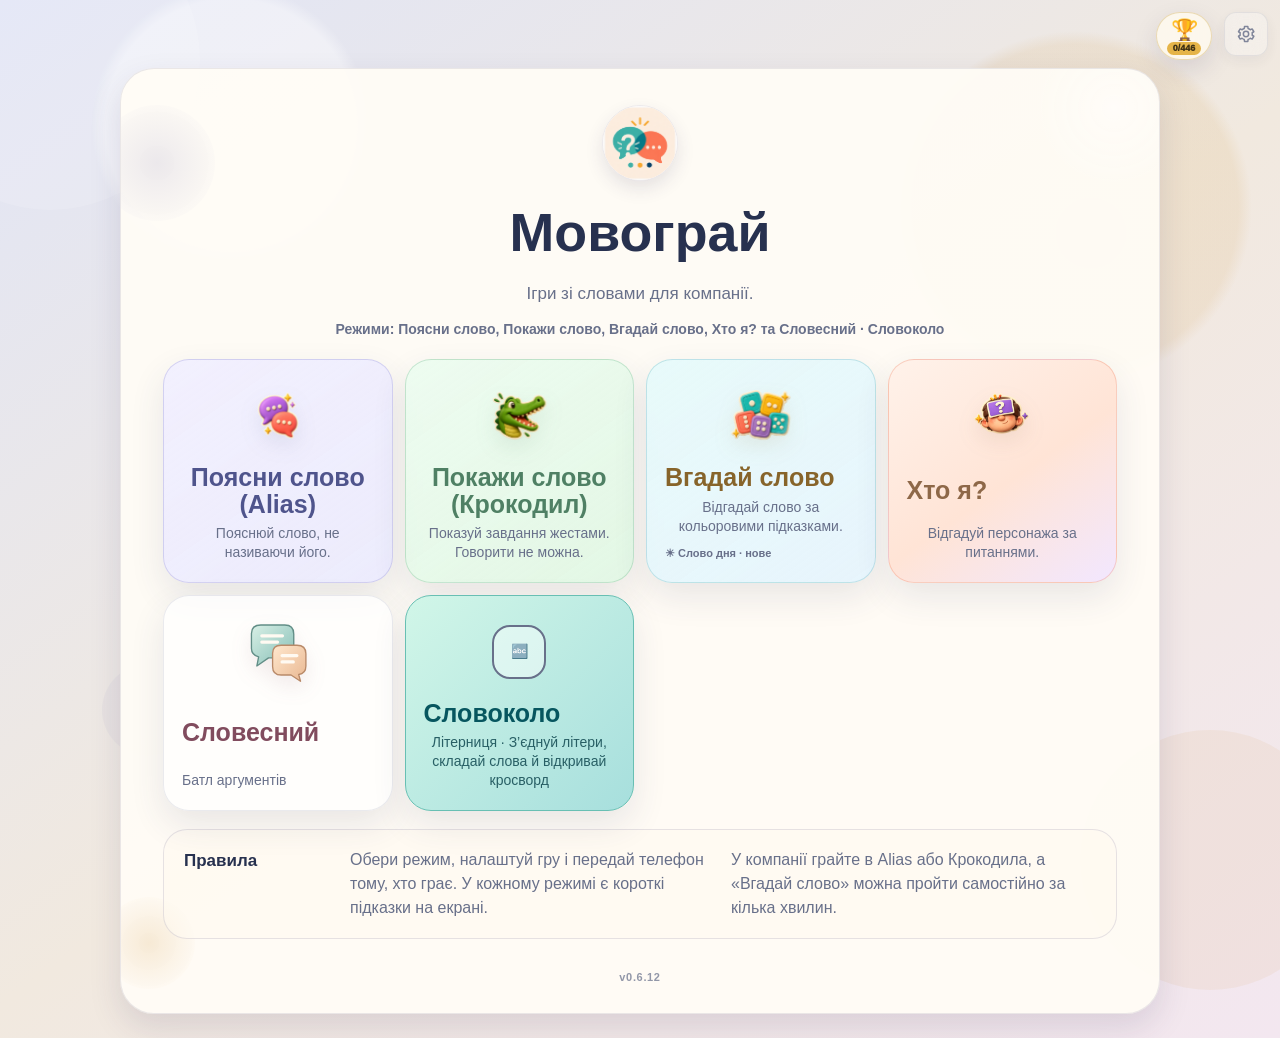
<file: index.html>
<!DOCTYPE html>
<html lang="uk">
<head>
  <meta charset="UTF-8" />
  <meta name="viewport" content="width=device-width, initial-scale=1, viewport-fit=cover" />
  <title>Мовограй</title>
  <meta name="description" content="Українські ігри зі словами для компанії." />
  <meta name="application-name" content="Мовограй" />
  <meta name="theme-color" content="#f8efd9" media="(prefers-color-scheme: light)" />
  <meta name="theme-color" content="#111827" media="(prefers-color-scheme: dark)" />
  <meta name="mobile-web-app-capable" content="yes" />
  <meta name="apple-mobile-web-app-capable" content="yes" />
  <meta name="apple-mobile-web-app-title" content="Мовограй" />
  <meta name="apple-mobile-web-app-status-bar-style" content="black-translucent" />
  <meta name="format-detection" content="telephone=no" />
  <link rel="manifest" href="manifest.webmanifest?rev=0.6.12-20261031" />
  <link rel="icon" type="image/png" href="favicon.png" />
  <link rel="icon" type="image/png" href="favicon-light.png" media="(prefers-color-scheme: light)" />
  <link rel="icon" type="image/png" href="favicon-dark.png" media="(prefers-color-scheme: dark)" />
  <link rel="apple-touch-icon" href="favicon-light.png" />
  <link rel="apple-touch-icon" sizes="180x180" href="favicon-light.png" />
  <link rel="stylesheet" href="styles.css?rev=0.6.12-20261031" />
  <link rel="stylesheet" href="svitlohray.css?rev=0.6.12-20261031" />
  <link rel="stylesheet" href="slovesnyi.css?rev=0.6.12-20261031" />
</head>
<body data-mode="explain" data-screen="menu">
  <div class="game-ambient-pattern" aria-hidden="true"></div>
  <button id="appSettingsBtn" class="app-settings-btn" type="button" aria-label="Відкрити налаштування">
    <svg class="app-settings-icon" viewBox="0 0 24 24" aria-hidden="true" focusable="false">
      <circle cx="12" cy="12" r="3.2"></circle>
      <path d="M19.4 13.5a7.8 7.8 0 0 0 0-3l2-1.2-2-3.4-2.3 1a8 8 0 0 0-2.6-1.5L14.2 3h-4l-.3 2.4a8 8 0 0 0-2.6 1.5l-2.3-1-2 3.4 2 1.2a7.8 7.8 0 0 0 0 3l-2 1.2 2 3.4 2.3-1a8 8 0 0 0 2.6 1.5l.3 2.4h4l.3-2.4a8 8 0 0 0 2.6-1.5l2.3 1 2-3.4-2-1.2Z"></path>
    </svg>
  </button>
  <button id="menuAchievementsBtn" class="app-achievements-btn" type="button" aria-haspopup="dialog" aria-controls="achievementsModal" aria-label="Досягнення">
    <span class="app-achievements-icon" aria-hidden="true">🏆</span>
    <span id="menuAchievementsProgress" class="app-achievements-badge">0/446</span>
    <span id="menuAchievementsTitle" class="app-achievements-label">Досягнення</span>
    <span id="menuAchievementsProgressBar" hidden></span>
  </button>
  <div id="appSettingsModal" class="app-settings-modal" hidden>
    <div class="app-settings-backdrop" data-app-settings-close></div>
    <div class="app-settings-card" role="dialog" aria-modal="true" aria-labelledby="appSettingsTitle">
      <button id="appSettingsCloseBtn" class="app-settings-close" type="button" aria-label="Закрити налаштування">×</button>
      <p class="app-settings-eyebrow">Мовограй</p>
      <h2 id="appSettingsTitle">Налаштування</h2>
      <div class="app-settings-options">
        <button id="settingsThemeToggleBtn" class="app-settings-option" type="button" aria-pressed="false">
          <span id="settingsThemeIcon" class="app-settings-option-icon" aria-hidden="true">🌙</span>
          <span class="app-settings-option-copy">
            <strong id="settingsThemeTitle">Тема</strong>
            <small id="settingsThemeText">Перемкнути тему оформлення</small>
          </span>
        </button>
        <button id="settingsSoundToggleBtn" class="app-settings-option" type="button" aria-pressed="true">
          <span id="settingsSoundIcon" class="app-settings-option-icon" aria-hidden="true">🔊</span>
          <span class="app-settings-option-copy">
            <strong id="settingsSoundTitle">Звук увімкнено</strong>
            <small id="settingsSoundText">Можна вимкнути звуки гри</small>
          </span>
        </button>
        <button id="settingsHapticToggleBtn" class="app-settings-option" type="button" aria-pressed="true">
          <span id="settingsHapticIcon" class="app-settings-option-icon" aria-hidden="true">📳</span>
          <span class="app-settings-option-copy">
            <strong id="settingsHapticTitle">Вібрація увімкнена</strong>
            <small id="settingsHapticText">Легкі вібрації для ігрових дій</small>
          </span>
        </button>
      </div>

      <section class="app-settings-section kids-settings-section">
        <p class="app-settings-section-eyebrow">Мовограй</p>
        <h3 id="kidsModeTitle" class="app-settings-section-title">Дитячий режим</h3>
        <label class="app-settings-toggle-row" for="kidsModeToggle">
          <span>
            <strong id="kidsModeToggleTitle">Дитячий режим</strong>
            <small id="kidsModeText">Лише слова й теми, що підходять дітям.</small>
          </span>
          <input id="kidsModeToggle" type="checkbox" />
        </label>
        <label id="kidsAgeRow" class="kids-age-row" for="kidsAgeSelect" hidden>
          <span id="kidsAgeLabel">Вік дитини</span>
          <span class="kids-age-control">
            <select id="kidsAgeSelect" aria-label="Вік дитини">
              <option value="5">5</option>
              <option value="6">6</option>
              <option value="7" selected>7</option>
              <option value="8">8</option>
              <option value="9">9</option>
              <option value="10">10</option>
            </select>
          </span>
        </label>
        <p id="kidsDifficultyNote" class="kids-difficulty-note" hidden>Вік обмежує дитячий словник, а складність обирається окремо.</p>
      </section>

      <section class="app-settings-section">
        <p id="wordCardSettingsEyebrow" class="app-settings-section-eyebrow">Alias та Крокодил</p>
        <h3 id="wordCardSettingsTitle" class="app-settings-section-title">Картки слів</h3>

        <label class="app-settings-toggle-row" for="wordCardUseAllShapesToggle">
          <span>
            <strong id="wordCardAllShapesTitle">Випадково з усіх форм</strong>
            <small id="wordCardAllShapesText">Коли увімкнено — гра міксує весь набір форм.</small>
          </span>
          <input id="wordCardUseAllShapesToggle" type="checkbox" />
        </label>

        <div class="app-settings-checkbox-grid">
          <label class="app-settings-check"><input type="checkbox" data-word-card-shape="organic" /><span id="wordCardShapeOrganic">М’яка шайба</span></label>
          <label class="app-settings-check"><input type="checkbox" data-word-card-shape="splat" /><span id="wordCardShapeSplat">Асиметрична клякса</span></label>
          <label class="app-settings-check"><input type="checkbox" data-word-card-shape="pebble" /><span id="wordCardShapePebble">Камінчик / жетон</span></label>
          <label class="app-settings-check"><input type="checkbox" data-word-card-shape="sticker" /><span id="wordCardShapeSticker">Стікер-клякса</span></label>
          <label class="app-settings-check"><input type="checkbox" data-word-card-shape="cloud" /><span id="wordCardShapeCloud">Хмаринка</span></label>
          <label class="app-settings-check"><input type="checkbox" data-word-card-shape="splash" /><span id="wordCardShapeSplash">Крапля-сплеш</span></label>
          <label class="app-settings-check"><input type="checkbox" data-word-card-shape="gummy" /><span id="wordCardShapeGummy">Жуйка / мармелад</span></label>
          <label class="app-settings-check"><input type="checkbox" data-word-card-shape="paper" /><span id="wordCardShapePaper">Паперова пляма</span></label>
          <label class="app-settings-check"><input type="checkbox" data-word-card-shape="amoeba" /><span id="wordCardShapeAmoeba">Амеба</span></label>
          <label class="app-settings-check"><input type="checkbox" data-word-card-shape="coral" /><span id="wordCardShapeCoral">Корал</span></label>
          <label class="app-settings-check"><input type="checkbox" data-word-card-shape="comet" /><span id="wordCardShapeComet">Комета</span></label>
          <label class="app-settings-check"><input type="checkbox" data-word-card-shape="starfish" /><span id="wordCardShapeStarfish">Морська зірка</span></label>
          <label class="app-settings-check"><input type="checkbox" data-word-card-shape="potato" /><span id="wordCardShapePotato">Картоплина</span></label>
          <label class="app-settings-check"><input type="checkbox" data-word-card-shape="wave" /><span id="wordCardShapeWave">Хвиля</span></label>
          <label class="app-settings-check"><input type="checkbox" data-word-card-shape="jelly" /><span id="wordCardShapeJelly">Медуза</span></label>
          <label class="app-settings-check"><input type="checkbox" data-word-card-shape="meteor" /><span id="wordCardShapeMeteor">Метеорит</span></label>
        </div>

        <label class="app-settings-toggle-row" for="wordCardRandomColorsToggle">
          <span>
            <strong id="wordCardRandomColorsTitle">Рандомні кольори картки</strong>
            <small id="wordCardRandomColorsText">Якщо вимкнути — картки повернуться до базового кольору теми.</small>
          </span>
          <input id="wordCardRandomColorsToggle" type="checkbox" />
        </label>

        <div class="app-settings-outline-grid">
          <div class="app-settings-outline-block">
            <strong id="wordCardOutlineLightTitle">Окантовка у світлій темі</strong>
            <div class="app-settings-choice-row" role="group" aria-label="Окантовка у світлій темі">
              <button class="app-settings-choice is-selected" type="button" data-outline-theme="light" data-outline-mode="off">Ніколи</button>
              <button class="app-settings-choice" type="button" data-outline-theme="light" data-outline-mode="random">Випадково</button>
              <button class="app-settings-choice" type="button" data-outline-theme="light" data-outline-mode="on">Завжди</button>
            </div>
          </div>
          <div class="app-settings-outline-block">
            <strong id="wordCardOutlineDarkTitle">Окантовка у темній темі</strong>
            <div class="app-settings-choice-row" role="group" aria-label="Окантовка у темній темі">
              <button class="app-settings-choice" type="button" data-outline-theme="dark" data-outline-mode="off">Ніколи</button>
              <button class="app-settings-choice is-selected" type="button" data-outline-theme="dark" data-outline-mode="random">Випадково</button>
              <button class="app-settings-choice" type="button" data-outline-theme="dark" data-outline-mode="on">Завжди</button>
            </div>
          </div>
        </div>
      </section>
      <section id="appLabsSection" class="app-settings-section app-labs-section" hidden>
        <p id="appLabsEyebrow" class="app-settings-section-eyebrow">Labs · прихований тест</p>
        <h3 id="appLabsTitle" class="app-settings-section-title">Експериментальні функції</h3>
        <p id="appLabsCopy" class="app-labs-copy">Мова змінюється тільки у грі «Вгадай слово». Українська лишається основною; RU та EN — тестові словники.</p>
        <div id="appLabsLanguageRow" class="app-settings-choice-row app-labs-language-row" role="group" aria-label="Мова гри Вгадай слово">
          <button class="app-settings-choice" type="button" data-word-guess-language="uk">Українська</button>
          <button class="app-settings-choice" type="button" data-word-guess-language="ru">Русский · Labs</button>
          <button class="app-settings-choice" type="button" data-word-guess-language="en">English · Labs</button>
        </div>
        <p id="wordGuessLabsStatus" class="app-labs-status"></p>
        <section id="appLabsAchievementsSection" class="app-labs-achievements" aria-labelledby="appLabsAchievementsTitle">
          <div class="app-labs-achievements-heading">
            <div>
              <p id="appLabsAchievementsEyebrow" class="app-settings-section-eyebrow">Achievements · Labs</p>
              <h4 id="appLabsAchievementsTitle">Нагороди й досягнення</h4>
            </div>
            <strong id="appLabsAchievementsProgress" class="app-labs-achievements-progress">0/446</strong>
          </div>
          <p id="appLabsAchievementsCopy" class="app-labs-achievements-copy">Локальні нагороди зберігаються на цьому пристрої.</p>
          <button id="appLabsAchievementsOpenBtn" class="app-labs-achievements-open" type="button">Відкрити колекцію →</button>
          <output id="appLabsAchievementsDebug" hidden></output>
        </section>
      </section>
      <section id="appBonusGamesSection" class="app-settings-section"></section>
      <section id="appUpcomingModesSection" class="app-settings-section app-upcoming-modes-section">
        <p id="appUpcomingModesEyebrow" class="app-settings-section-eyebrow">У планах</p>
        <h3 id="appUpcomingModesTitle" class="app-settings-section-title">Незабаром</h3>
        <p id="appUpcomingModesCopy" class="app-upcoming-modes-copy">Готуємо нові режими для компанії.</p>
        <div id="appUpcomingModesChips" class="upcoming-mode-chips" aria-label="Майбутні режими"></div>
      </section>
      <section class="app-settings-section app-support-section">
        <p id="settingsSupportEyebrow" class="app-settings-section-eyebrow">Дані й підтримка</p>
        <h3 id="settingsSupportTitle" class="app-settings-section-title">Скидання та зв’язок</h3>
        <div class="app-settings-options app-support-options">
          <button id="settingsDeveloperReportBtn" class="app-settings-option" type="button">
            <span class="app-settings-option-icon" aria-hidden="true">📡</span>
            <span class="app-settings-option-copy"><strong id="settingsDeveloperReportTitle">Повідомити розробнику</strong><small id="settingsDeveloperReportText">Звіт про баг поки зберігається локально.</small></span>
          </button>
          <button id="settingsResetAllBtn" class="app-settings-option app-settings-option-danger" type="button">
            <span class="app-settings-option-icon" aria-hidden="true">♻️</span>
            <span class="app-settings-option-copy"><strong id="settingsResetAllTitle">Скинути прогрес і налаштування</strong><small id="settingsResetAllText">Досягнення, Labs і персональні налаштування.</small></span>
          </button>
        </div>
      </section>
      <p id="appSettingsNote" class="app-settings-note">Нові форми, рандомні кольори та окантовка працюють для великих карток слова в Alias і Крокодилі.</p>
      <p id="appSettingsVersion" class="app-settings-version app-settings-version-unlock" role="button" tabindex="0" aria-label="Версія Мовограю">v0.6.12</p>
    </div>
  </div>

  <div id="achievementsModal" class="achievements-modal" hidden>
    <div class="achievements-modal-backdrop" data-achievements-close></div>
    <div class="achievements-modal-card" role="dialog" aria-modal="true" aria-labelledby="achievementsModalTitle">
      <button id="achievementsModalCloseBtn" class="achievements-modal-close" type="button" aria-label="Закрити">×</button>
      <div class="achievements-modal-heading">
        <div>
          <p id="achievementsModalEyebrow" class="app-settings-section-eyebrow">Вгадай слово</p>
          <h2 id="achievementsModalTitle">Досягнення</h2>
        </div>
        <strong id="achievementsModalProgress" class="app-labs-achievements-progress">0/446</strong>
      </div>
      <div class="achievements-modal-copy-block">
        <p id="achievementsModalCopy" class="achievements-modal-copy">Збирай нагороди за майстерність, серії, експерименти й кумедні ситуації у грі.</p>
        <p id="dailyWordCollectionStats" class="daily-word-collection-stats"></p>
      </div>
      <div id="achievementsModalGameNav" class="achievements-modal-game-nav" role="tablist" aria-label="Ігри та нові досягнення"></div>
      <div class="achievements-modal-tools">
        <label id="achievementsModalSearchLabel" class="achievements-search-label" for="achievementsModalSearch">Пошук досягнень</label>
        <div class="achievements-search-field">
          <span class="achievements-search-icon" aria-hidden="true">⌕</span>
          <input id="achievementsModalSearch" type="search" inputmode="search" autocomplete="off" spellcheck="false" placeholder="Знайти досягнення…" />
        </div>
      </div>
      <div id="achievementsModalCategoryNav" class="achievements-modal-category-nav" role="tablist" aria-label="Категорії досягнень"></div>
      <div id="achievementsModalGrid" class="achievements-modal-sections"></div>
    </div>
  </div>

  <div id="achievementDetailModal" class="achievement-detail-modal" hidden>
    <div class="achievement-detail-backdrop" data-achievement-detail-close></div>
    <article class="achievement-detail-sheet" role="dialog" aria-modal="true" aria-labelledby="achievementDetailTitle">
      <button id="achievementDetailCloseBtn" class="achievement-detail-close" type="button" aria-label="Закрити">×</button>
      <div id="achievementDetailReward" class="achievement-detail-reward" aria-hidden="true">🏆</div>
      <p id="achievementDetailEyebrow" class="achievement-detail-eyebrow">Досягнення</p>
      <span id="achievementDetailGame" class="achievement-game-badge achievement-detail-game">🧩 Вгадай слово</span>
      <h2 id="achievementDetailTitle">Досягнення</h2>
      <p id="achievementDetailDescription" class="achievement-detail-description"></p>
      <section id="achievementDetailHowTo" class="achievement-detail-howto">
        <strong id="achievementDetailHowToLabel">Як отримати</strong>
        <p id="achievementDetailHint"></p>
      </section>
      <p id="achievementDetailStatus" class="achievement-detail-status"></p>
    </article>
  </div>

  <div id="developerFeedbackModal" class="word-guess-info-modal developer-feedback-modal" hidden>
    <div class="word-guess-info-backdrop" data-developer-feedback-close></div>
    <div class="word-guess-info-card developer-feedback-card" role="dialog" aria-modal="true" aria-labelledby="developerFeedbackTitle">
      <button id="developerFeedbackCloseBtn" class="word-guess-info-close" type="button" aria-label="Закрити">×</button>
      <p id="developerFeedbackEyebrow" class="word-guess-info-eyebrow">Зв’язок із розробником</p>
      <h2 id="developerFeedbackTitle">Повідомити про проблему</h2>
      <p id="developerFeedbackCopy">Поки що повідомлення зберігається локально.</p>
      <p id="developerFeedbackContext" class="developer-feedback-context" hidden></p>
      <textarea id="developerFeedbackText" class="developer-feedback-text" rows="5" maxlength="1200" placeholder="Що сталося?"></textarea>
      <button id="developerFeedbackSaveBtn" class="primary-btn developer-feedback-save" type="button">Надіслати розробнику</button>
      <p id="developerFeedbackStatus" class="message developer-feedback-status" role="status" aria-live="polite"></p>
    </div>
  </div>
  <main class="app">
    <section id="slovokoloScreen" class="screen"></section>
    <section id="svitlohrayScreen" class="screen"></section>
    <section id="slovesnyiSetupScreen" class="screen slovesnyi-screen"></section>
    <section id="slovesnyiGameScreen" class="screen slovesnyi-screen"></section>
    <section id="slovesnyiFinalScreen" class="screen slovesnyi-screen"></section>
    <section id="menuScreen" class="screen active">
      <div class="card center bubble-card">
        <div class="decor-dot dot-a"></div>
        <div class="decor-dot dot-b"></div>
        <div class="decor-dot dot-c"></div>
        <div class="card-inner">
          <div class="logo" aria-hidden="true">
            <img class="logo-img logo-img-light" src="favicon-light.png" alt="" />
            <img class="logo-img logo-img-dark" src="favicon-dark.png" alt="" />
          </div>
          <h1 id="appTitle">Мовограй</h1>
          <p id="appSubtitle" class="subtitle">Українські ігри зі словами для компанії.</p>
          <p id="menuModeNote" class="menu-mode-note">Режими: Поясни слово, Покажи слово, Вгадай слово, Хто я? та Словесний</p>

          <div id="modeList" class="mode-grid"></div>


          <div class="rules-box">
            <h2 id="menuRulesTitle">Правила</h2>
            <p id="menuRulesText1">
              Обери режим, налаштуй гру і передай телефон тому, хто грає.
              У кожному режимі є короткі підказки на екрані.
            </p>
            <p id="menuRulesText2">
              У компанії грайте в Alias або Крокодила, а “Вгадай слово”
              можна пройти самостійно за кілька хвилин.
            </p>
          </div>

          <p id="menuVersionInfo" class="menu-version-info">v0.6.12</p>
        </div>
      </div>
    </section>

    <section id="settingsScreen" class="screen">
      <div class="settings-sticky-panel">
        <div class="settings-action-row mode-setup-actions">
          <button id="backToMenuBtn" class="secondary-btn settings-back-btn mode-menu-button">← У меню</button>
          <button id="startRoundBtn" class="primary-btn settings-start-btn start-round-btn mode-start-button">Почати гру</button>
        </div>
        <p id="settingsMessage" class="message settings-message" role="alert" aria-live="polite"></p>
      </div>

      <div class="card bubble-card settings-card">
        <div class="decor-dot dot-a"></div>
        <div class="decor-dot dot-b"></div>
          <div class="card-inner">
            <div class="settings-header">
              <div class="setup-titlebar">
                <div>
                  <p id="settingsScreenEyebrow" class="settings-eyebrow">Налаштування гри</p>
                  <h1 id="settingsModeTitle" class="mode-title">Поясни слово (Alias)</h1>
                </div>
                <div class="mode-setup-header-actions">
                  <button id="settingsRulesBtn" class="setup-rules-btn mode-rules-button" type="button" aria-label="Показати правила">?</button>
                </div>
              </div>
              <p id="settingsModeDescription" class="mode-description">Пояснюй слово, не називаючи його.</p>
            </div>

            <section class="settings-group settings-group-wide kids-setup-panel">
              <div class="kids-setup-heading kids-setup-flip">
                <span class="kids-setup-mode-label" data-kids-mode-regular>Звичайний</span>
                <label class="kids-setup-switch">
                  <input type="checkbox" data-kids-setup-toggle aria-label="Дитячий режим" />
                  <span aria-hidden="true"></span>
                </label>
                <strong class="kids-setup-mode-label kids-setup-mode-kids" data-kids-setup-title>Дитячий режим</strong>
              </div>
              <label class="kids-setup-age-row" data-kids-setup-age-row hidden>
                <span data-kids-setup-age-label>Вік дитини</span>
                <select data-kids-setup-age aria-label="Вік дитини">
                  <option value="5">5</option><option value="6">6</option><option value="7" selected>7</option>
                  <option value="8">8</option><option value="9">9</option><option value="10">10</option>
                </select>
              </label>
              <div class="kids-illustrations-row" data-kids-illustrations-row hidden>
                <span data-kids-illustrations-label>Картинки</span>
                <label class="kids-setup-switch kids-setup-switch-small">
                  <input type="checkbox" data-kids-illustrations-toggle aria-label="Показувати картинки" checked />
                  <span aria-hidden="true"></span>
                </label>
              </div>
              <p class="kids-difficulty-note" data-kids-setup-note hidden>Вік обмежує дитячий словник, а складність обирається окремо.</p>
            </section>

            <div class="settings-grid">
              <section id="charadesFormatSection" class="charades-only settings-group" hidden>
                <h2 id="charadesFormatTitle">Формат гри</h2>
                <div class="settings-chip-grid compact-chip-grid">
                  <button class="charades-format-btn setting-chip selected" data-format="single" type="button">Одне слово</button>
                  <button class="charades-format-btn setting-chip" data-format="timed" type="button">На час</button>
                </div>
              </section>

              <section class="settings-group settings-group-wide">
                <h2 id="settingsWordsTitle">Слова</h2>
                <div class="setting-subsection">
                  <div id="categoryList" class="button-grid"></div>
                </div>

                <div class="settings-two-columns">
                  <div class="setting-subsection">
                    <div class="settings-chip-grid compact-chip-grid">
                      <button class="difficulty-btn setting-chip selected" data-difficulty="easy">Легко</button>
                      <button class="difficulty-btn setting-chip selected" data-difficulty="medium">Середньо</button>
                      <button class="difficulty-btn setting-chip" data-difficulty="hard">Складно</button>
                    </div>
                  </div>

                  <div class="setting-subsection">
                    <div class="settings-chip-grid compact-chip-grid">
                      <button id="phraseFilterBtn" class="phrase-filter-btn setting-chip" type="button" aria-pressed="false">Словосполучення: так</button>
                    </div>
                  </div>
                </div>
              </section>

              <section class="settings-group timed-settings">
                <h2 id="settingsRoundTitle">Раунд</h2>
                <div class="settings-two-columns">
                  <div class="setting-subsection">
                    <h3 id="settingsTimeTitle">Час:</h3>
                    <div class="settings-chip-grid compact-chip-grid">
                      <button class="duration-btn setting-chip" data-seconds="30">30</button>
                      <button class="duration-btn setting-chip selected" data-seconds="60">60</button>
                      <button class="duration-btn setting-chip" data-seconds="90">90</button>
                      <button class="duration-btn setting-chip" data-seconds="120">120</button>
                    </div>
                  </div>

                  <div id="lastWordSection" class="setting-subsection">
                    <h3 id="settingsAfterTimeTitle">Після часу:</h3>
                    <div class="settings-chip-grid compact-chip-grid">
                      <button id="lastWordBtn" class="setting-chip selected" type="button" aria-pressed="true">Довгадати</button>
                      <button id="lastWordStopBtn" class="setting-chip" type="button" aria-pressed="false">Стоп</button>
                    </div>
                  </div>
                </div>
              </section>

              <section class="settings-group timed-settings">
                <h2 id="settingsGameTitle">Гра</h2>
                <div class="settings-two-columns">
                  <div class="setting-subsection">
                    <h3 id="settingsTargetTitle">Ціль:</h3>
                    <div class="settings-chip-grid compact-chip-grid">
                      <button class="target-btn setting-chip" data-target="20">20</button>
                      <button class="target-btn setting-chip selected" data-target="30">30</button>
                      <button class="target-btn setting-chip" data-target="50">50</button>
                      <button class="target-btn setting-chip" data-target="100">100</button>
                    </div>
                  </div>

                  <div class="setting-subsection">
                    <h3 id="settingsTeamsTitle">Команди:</h3>
                    <div class="settings-chip-grid compact-chip-grid">
                      <button class="team-count-btn setting-chip selected" data-count="2">2</button>
                      <button class="team-count-btn setting-chip" data-count="3">3</button>
                      <button class="team-count-btn setting-chip" data-count="4">4</button>
                    </div>
                  </div>
                </div>
              </section>

              <section class="settings-group settings-group-wide timed-settings">
                <div class="team-names-actions">
                  <button id="teamNamesToggleBtn" class="setting-chip team-names-toggle" type="button" aria-expanded="false">Назви команд ▾</button>
                </div>
                <div id="teamNameFieldsWrap" class="team-name-fields-wrap" hidden>
                  <div id="teamNameFields" class="team-name-fields"></div>
                </div>
              </section>
            </div>
        </div>
      </div>
    </section>

    <section id="wordGuessSettingsScreen" class="screen">
      <div class="card center bubble-card word-guess-start-card">
        <div class="decor-dot dot-a"></div>
        <div class="decor-dot dot-b"></div>
        <div class="card-inner">
          <div class="setup-titlebar">
            <div>
              <p id="wordGuessSettingsEyebrow" class="settings-eyebrow">Одиночний режим</p>
              <h1 id="wordGuessSettingsTitle" class="mode-title">Вгадай слово</h1>
            </div>
            <div class="mode-setup-header-actions">
              <button id="wordGuessSettingsRulesBtn" class="setup-rules-btn mode-rules-button" type="button" aria-label="Показати правила">?</button>
            </div>
          </div>
          <div id="wordGuessSetupTabs" class="word-guess-setup-tabs" role="tablist" aria-label="Режим гри">
            <button id="wordGuessNormalTab" type="button" role="tab" aria-selected="true" aria-controls="wordGuessNormalPanel" tabindex="0">Звичайна</button>
            <button id="wordGuessDailyTab" type="button" role="tab" aria-selected="false" aria-controls="wordGuessDailyPanel" tabindex="-1">Слово дня</button>
          </div>
          <div id="wordGuessNormalPanel" class="word-guess-setup-panel" role="tabpanel" aria-labelledby="wordGuessNormalTab">
            <p id="wordGuessModeDescription" class="mode-description">Відгадай українське слово з 5 літер за 5 спроб.</p>
            <p id="wordGuessLanguageBadge" class="word-guess-language-badge" hidden></p>

            <section class="settings-group settings-group-wide kids-setup-panel">
                <div class="kids-setup-heading kids-setup-flip">
                  <span class="kids-setup-mode-label" data-kids-mode-regular>Звичайний</span>
                  <label class="kids-setup-switch">
                    <input type="checkbox" data-kids-setup-toggle aria-label="Дитячий режим" />
                    <span aria-hidden="true"></span>
                  </label>
                  <strong class="kids-setup-mode-label kids-setup-mode-kids" data-kids-setup-title>Дитячий режим</strong>
                </div>
                <label class="kids-setup-age-row" data-kids-setup-age-row hidden>
                  <span data-kids-setup-age-label>Вік дитини</span>
                  <select data-kids-setup-age aria-label="Вік дитини">
                    <option value="5">5</option><option value="6">6</option><option value="7" selected>7</option>
                    <option value="8">8</option><option value="9">9</option><option value="10">10</option>
                  </select>
                </label>
                <p class="kids-difficulty-note" data-kids-setup-note hidden>Вік обмежує дитячий словник, а складність обирається окремо.</p>
            </section>

            <div class="word-guess-summary word-guess-mode-picker" aria-label="Налаштування режиму Вгадай слово">
              <details class="word-guess-select">
                <summary id="wordGuessLengthSummary" class="setting-chip word-guess-select-summary"><strong>5</strong> літер</summary>
                <div class="word-guess-select-menu" role="group" aria-label="Довжина слова">
                  <button class="word-guess-select-option is-active" type="button" data-word-guess-length="5" aria-pressed="true">5 літер</button>
                  <button class="word-guess-select-option" type="button" data-word-guess-length="6" aria-pressed="false">6 літер</button>
                  <button class="word-guess-select-option" type="button" data-word-guess-length="7" aria-pressed="false">7 літер</button>
                </div>
              </details>

              <details class="word-guess-select">
                <summary id="wordGuessAttemptsSummary" class="setting-chip word-guess-select-summary"><strong>5</strong> спроб</summary>
                <div class="word-guess-select-menu" role="group" aria-label="Кількість спроб">
                  <button class="word-guess-select-option is-active" type="button" data-word-guess-attempts="5" aria-pressed="true">5 спроб</button>
                  <button class="word-guess-select-option" type="button" data-word-guess-attempts="6" aria-pressed="false">6 спроб</button>
                  <button class="word-guess-select-option" type="button" data-word-guess-attempts="7" aria-pressed="false">7 спроб</button>
                </div>
              </details>

              <details class="word-guess-select word-guess-repeat-select">
                <summary id="wordGuessRepeatsSummary" class="setting-chip word-guess-select-summary">Без повторення літер</summary>
                <div class="word-guess-select-menu" role="group" aria-label="Повтори літер">
                  <button class="word-guess-select-option is-active" type="button" data-word-guess-repeats="false" aria-pressed="true">Без повторення літер</button>
                  <button class="word-guess-select-option" type="button" data-word-guess-repeats="true" aria-pressed="false">З повторами літер</button>
                </div>
              </details>
            </div>
          </div>
          <div id="wordGuessDailyPanel" class="word-guess-setup-panel word-guess-daily-panel" role="tabpanel" aria-labelledby="wordGuessDailyTab" hidden>
            <h2 id="dailyWordTitle"></h2>
            <time id="dailyWordSetupDate"></time>
            <p id="dailyWordStatus" role="status" aria-live="polite"></p>
            <p id="dailyWordStreak" hidden></p>
          </div>

          <p id="wordGuessSettingsMessage" class="message" role="status" aria-live="polite"></p>

          <div class="mode-setup-actions word-guess-setup-actions">
            <button id="wordGuessStartBtn" class="primary-btn mode-start-button" type="button">Почати гру</button>
            <button id="dailyWordStartBtn" class="primary-btn mode-start-button" type="button" hidden></button>
            <button id="wordGuessBackBtn" class="secondary-btn mode-menu-button" type="button">← У меню</button>
          </div>
        </div>
      </div>
    </section>

    <section id="wordGuessGameScreen" class="screen">
      <h1 id="wordGuessGameTitle" class="word-guess-screen-title">Вгадай слово</h1>
      <time id="dailyWordContext" class="daily-word-context" hidden></time>
      <div class="card center bubble-card word-guess-game-card">
        <div class="decor-dot dot-a"></div>
        <div class="decor-dot dot-c"></div>
        <div class="card-inner word-guess-inner">
          <div class="word-guess-titlebar">
            <button id="wordGuessTopMenuBtn" class="secondary-btn word-guess-menu-link" type="button">← У меню</button>
            <div class="word-guess-toolbar" aria-label="Підказки і правила">
              <div class="word-guess-hints-cluster" aria-label="Три рівні підказок">
                <span class="word-guess-hints-cluster-label"><span aria-hidden="true">💡</span><span><strong id="wordGuessHintsLabel">Підказки</strong><small id="wordGuessHintsLevels">3 рівні</small></span></span>
                <div class="word-guess-hints-buttons">
                  <button id="wordGuessHintFirstBtn" class="secondary-btn word-guess-icon-btn word-guess-hint-btn word-guess-hint-first-btn" type="button" aria-label="Показати першу підказку" title="Перша підказка">
                    <span class="word-guess-hint-icon" aria-hidden="true">💡</span>
                    <span class="word-guess-hint-step" aria-hidden="true">1</span>
                    <span class="word-guess-hint-label">Підказка 1</span>
                  </button>
                  <button id="wordGuessHintSecondBtn" class="secondary-btn word-guess-icon-btn word-guess-hint-step-btn word-guess-hint-second-btn" type="button" aria-label="Друга підказка відкриється після першої" title="Друга підказка відкриється після першої" disabled>
                    <span class="word-guess-hint-icon" aria-hidden="true">💡</span>
                    <span class="word-guess-hint-step" aria-hidden="true">2</span>
                    <span class="word-guess-hint-label">Підказка 2</span>
                  </button>
                  <button id="wordGuessHintThirdBtn" class="secondary-btn word-guess-icon-btn word-guess-hint-step-btn word-guess-hint-third-btn" type="button" aria-label="Третя підказка відкриється після другої" title="Третя підказка відкриється після другої" disabled>
                    <span class="word-guess-hint-icon" aria-hidden="true">💡</span>
                    <span class="word-guess-hint-step" aria-hidden="true">3</span>
                    <span class="word-guess-hint-label">Підказка 3</span>
                  </button>
                </div>
              </div>
              <button id="wordGuessRulesBtn" class="secondary-btn word-guess-icon-btn word-guess-rules-btn" type="button" aria-label="Показати правила" title="Правила">?</button>
            </div>
            <button id="wordGuessHistoryBtn" class="secondary-btn word-guess-history-btn" type="button" aria-expanded="false">Спроби · 0</button>
          </div>

          <div id="wordGuessModeTags" class="word-guess-mode-tags" aria-label="Параметри поточної гри"></div>

          <div id="wordGuessHistoryPanel" class="word-guess-history-panel" hidden></div>

          <div id="wordGuessBoard" class="word-guess-board" aria-label="Поле гри"></div>
          <p id="wordGuessMessage" class="message word-guess-message" role="status" aria-live="polite"></p>
          <div id="wordGuessKeyboard" class="word-guess-keyboard" data-swipe-back-ignore aria-label="Українська клавіатура"></div>

          <div id="wordGuessResult" class="word-guess-result word-guess-result-screen" hidden>
            <header class="word-guess-result-header">
              <div class="word-guess-result-identity">
                <span id="wordGuessResultAppTitle" class="word-guess-result-app-title">Вгадай слово</span>
                <span id="dailyWordResultContext" class="daily-word-result-context" hidden></span>
              </div>
              <button id="wordGuessShareBtn" class="secondary-btn word-guess-share-btn word-guess-share-compact" type="button" aria-label="Поділитися результатом">
                <svg viewBox="0 0 24 24" width="22" height="22" aria-hidden="true"><path d="M12 16V3m0 0L7 8m5-5 5 5M5 13v6a2 2 0 0 0 2 2h10a2 2 0 0 0 2-2v-6" fill="none" stroke="currentColor" stroke-width="2" stroke-linecap="round" stroke-linejoin="round"/></svg>
                <span id="wordGuessShareLabel">Поділитися</span>
              </button>
            </header>
            <main class="word-guess-result-content">
              <section class="word-guess-result-summary-block" aria-labelledby="wordGuessResultTitle">
                <h2 id="wordGuessResultTitle">Слово відгадано</h2>
                <div id="wordGuessResultText" class="word-guess-result-text"></div>
                <p id="dailyWordResultStats" class="daily-word-result-stats" role="status" hidden></p>
                <div id="wordGuessResultStats" class="word-guess-result-stats" aria-label="Статистика гри"></div>
              </section>
              <section id="wordGuessResultAttempts" class="word-guess-result-attempts word-guess-result-board" aria-label="Перевірені спроби"></section>
              <div id="wordGuessResultHistory" class="word-guess-result-history" hidden></div>
              <section class="word-guess-result-details">
                <div class="word-guess-dictionaries">
                  <span id="wordGuessDictionaryPrompt">Почитайте тлумачення загаданого слова у словничку</span>
                  <div id="wordGuessDictionaryLinks" class="word-guess-dictionary-links"></div>
                </div>
                <section id="wordGuessFeedback" class="word-guess-feedback" aria-labelledby="wordGuessFeedbackTitle">
                  <strong id="wordGuessFeedbackTitle">Оцініть загадане слово</strong>
                  <div class="word-guess-feedback-actions">
                    <button id="wordGuessLikeBtn" class="secondary-btn word-guess-feedback-btn" type="button" aria-pressed="false">👍 Подобається</button>
                    <button id="wordGuessDislikeBtn" class="secondary-btn word-guess-feedback-btn" type="button" aria-pressed="false">👎 Не подобається</button>
                    <button id="wordGuessReportBtn" class="secondary-btn word-guess-feedback-btn" type="button">⚑ Поскаржитися / баг</button>
                  </div>
                  <p id="wordGuessFeedbackMessage" class="word-guess-feedback-message" role="status" aria-live="polite"></p>
                  <button id="wordGuessFeedbackExportBtn" class="word-guess-feedback-export" type="button">Скопіювати локальний звіт</button>
                </section>
                <p id="wordGuessResultDebug" class="word-guess-result-debug" aria-label="Службова інформація"></p>
              </section>
            </main>
            <footer class="word-guess-result-actions">
              <button id="wordGuessNewBtn" class="primary-btn" type="button">Нова гра</button>
              <button id="wordGuessMenuBtn" class="secondary-btn" type="button">У головне меню</button>
            </footer>
          </div>
        </div>
      </div>
    </section>


    <div id="wordGuessInfoModal" class="word-guess-info-modal" hidden>
      <div class="word-guess-info-backdrop" data-word-guess-info-close></div>
      <div class="word-guess-info-card" role="dialog" aria-modal="true" aria-labelledby="wordGuessInfoTitle">
        <button id="wordGuessInfoCloseBtn" class="word-guess-info-close" type="button" aria-label="Закрити">×</button>
        <p id="wordGuessInfoEyebrow" class="word-guess-info-eyebrow"></p>
        <h2 id="wordGuessInfoTitle"></h2>
        <p id="wordGuessInfoText"></p>
      </div>
    </div>

    <div id="setupRulesModal" class="word-guess-info-modal setup-rules-modal" hidden>
      <div class="word-guess-info-backdrop" data-setup-rules-close></div>
      <div class="word-guess-info-card" role="dialog" aria-modal="true" aria-labelledby="setupRulesTitle">
        <button id="setupRulesCloseBtn" class="word-guess-info-close" type="button" aria-label="Закрити">×</button>
        <p id="setupRulesEyebrow" class="word-guess-info-eyebrow">Правила</p>
        <h2 id="setupRulesTitle"></h2>
        <p id="setupRulesText"></p>
      </div>
    </div>

    <section id="whoAmISettingsScreen" class="screen">
      <div class="card bubble-card settings-card whoami-settings-card">
        <div class="decor-dot dot-a"></div>
        <div class="decor-dot dot-b"></div>
        <div class="card-inner">
          <div class="settings-header">
            <div class="setup-titlebar">
              <div>
                <p class="settings-eyebrow">Компанійний режим</p>
                <h1 class="mode-title">Хто я?</h1>
              </div>
              <div class="mode-setup-header-actions">
                <button id="whoAmISettingsRulesBtn" class="setup-rules-btn mode-rules-button" type="button" aria-label="Показати правила">?</button>
              </div>
            </div>
            <p class="mode-description">Один гравець не бачить свою роль, а інші відповідають на його запитання: так або ні.</p>
          </div>

          <section class="settings-group settings-group-wide kids-setup-panel">
              <div class="kids-setup-heading kids-setup-flip">
                <span class="kids-setup-mode-label" data-kids-mode-regular>Звичайний</span>
                <label class="kids-setup-switch">
                  <input type="checkbox" data-kids-setup-toggle aria-label="Дитячий режим" />
                  <span aria-hidden="true"></span>
                </label>
                <strong class="kids-setup-mode-label kids-setup-mode-kids" data-kids-setup-title>Дитячий режим</strong>
              </div>
              <label class="kids-setup-age-row" data-kids-setup-age-row hidden>
                <span data-kids-setup-age-label>Вік дитини</span>
                <select data-kids-setup-age aria-label="Вік дитини">
                  <option value="5">5</option><option value="6">6</option><option value="7" selected>7</option>
                  <option value="8">8</option><option value="9">9</option><option value="10">10</option>
                </select>
              </label>
              <p class="kids-difficulty-note" data-kids-setup-note hidden>Вік обмежує дитячий словник, а складність обирається окремо.</p>
          </section>

          <div class="settings-grid whoami-settings-grid">
            <section class="settings-group settings-group-wide">
              <h2>Формат</h2>
              <div class="settings-two-columns">
                <div class="setting-subsection">
                  <h3>Показ ролі:</h3>
                  <div class="settings-chip-grid compact-chip-grid">
                    <button class="whoami-show-mode-btn setting-chip selected" data-whoami-show-mode="forehead" type="button">Телефон на лобі</button>
                    <button class="whoami-show-mode-btn setting-chip" data-whoami-show-mode="host" type="button">Телефон у ведучого</button>
                  </div>
                </div>
                <div class="setting-subsection">
                  <h3>Тип партії:</h3>
                  <div class="settings-chip-grid compact-chip-grid">
                    <button class="whoami-party-mode-btn setting-chip selected" data-whoami-party-mode="turns" type="button">По черзі</button>
                    <button class="whoami-party-mode-btn setting-chip" data-whoami-party-mode="single" type="button">Одна роль</button>
                    <button class="whoami-party-mode-btn setting-chip" data-whoami-party-mode="timed" type="button">На час</button>
                  </div>
                </div>
              </div>
            </section>

            <section id="whoAmIPlayersSection" class="settings-group settings-group-wide">
              <h2>Гравці</h2>
              <div class="whoami-setup-compact-row">
                <details id="whoAmIPlayerCountPicker" class="whoami-setup-dropdown">
                  <summary id="whoAmIPlayerCountSummary" class="setting-chip whoami-dropdown-summary">Кількість: 4</summary>
                  <div class="whoami-dropdown-menu">
                    <button class="whoami-player-count-btn setting-chip" data-whoami-players="2" type="button">2</button>
                    <button class="whoami-player-count-btn setting-chip" data-whoami-players="3" type="button">3</button>
                    <button class="whoami-player-count-btn setting-chip selected" data-whoami-players="4" type="button">4</button>
                    <button class="whoami-player-count-btn setting-chip" data-whoami-players="5" type="button">5</button>
                    <button class="whoami-player-count-btn setting-chip" data-whoami-players="6" type="button">6</button>
                    <button class="whoami-player-count-btn setting-chip" data-whoami-players="7" type="button">7</button>
                    <button class="whoami-player-count-btn setting-chip" data-whoami-players="8" type="button">8</button>
                    <button class="whoami-player-count-btn setting-chip" data-whoami-players="9" type="button">9</button>
                    <button class="whoami-player-count-btn setting-chip" data-whoami-players="10" type="button">10</button>
                    <button class="whoami-player-count-btn setting-chip" data-whoami-players="11" type="button">11</button>
                    <button class="whoami-player-count-btn setting-chip" data-whoami-players="12" type="button">12</button>
                  </div>
                </details>
                <button id="whoAmIEditPlayersBtn" class="secondary-btn whoami-edit-players-btn" type="button">Змінити імена</button>
              </div>
            </section>

            <section class="settings-group settings-group-wide">
              <h2>Ролі</h2>
              <div id="whoAmICategoryList" class="category-picker"></div>
              <div class="settings-two-columns">
                <div class="setting-subsection">
                  <h3>Складність:</h3>
                  <div class="settings-chip-grid compact-chip-grid">
                    <button class="whoami-difficulty-btn setting-chip selected" data-whoami-difficulty="easy" type="button">Легко</button>
                    <button class="whoami-difficulty-btn setting-chip selected" data-whoami-difficulty="medium" type="button">Середньо</button>
                    <button class="whoami-difficulty-btn setting-chip" data-whoami-difficulty="hard" type="button">Складно</button>
                  </div>
                </div>
              </div>
            </section>

            <section id="whoAmITimedSection" class="settings-group settings-group-wide" hidden>
              <h2>Раунд на час</h2>
              <div class="settings-two-columns">
                <div class="setting-subsection">
                  <h3>Час:</h3>
                  <div class="settings-chip-grid compact-chip-grid">
                    <button class="whoami-duration-btn setting-chip" data-whoami-seconds="30" type="button">30</button>
                    <button class="whoami-duration-btn setting-chip selected" data-whoami-seconds="60" type="button">60</button>
                    <button class="whoami-duration-btn setting-chip" data-whoami-seconds="90" type="button">90</button>
                    <button class="whoami-duration-btn setting-chip" data-whoami-seconds="120" type="button">120</button>
                  </div>
                </div>
                <div class="setting-subsection">
                  <h3>Команди:</h3>
                  <div class="settings-chip-grid compact-chip-grid">
                    <button class="whoami-team-count-btn setting-chip selected" data-whoami-teams="0" type="button">Без команд</button>
                    <button class="whoami-team-count-btn setting-chip" data-whoami-teams="2" type="button">2</button>
                    <button class="whoami-team-count-btn setting-chip" data-whoami-teams="3" type="button">3</button>
                    <button class="whoami-team-count-btn setting-chip" data-whoami-teams="4" type="button">4</button>
                  </div>
                </div>
              </div>
              <div id="whoAmITeamFields" class="team-name-fields whoami-team-fields"></div>
            </section>
          </div>

          <p id="whoAmISettingsMessage" class="message settings-message" role="alert" aria-live="polite"></p>
          <div class="settings-action-row mode-setup-actions whoami-action-row">
            <button id="whoAmIStartBtn" class="primary-btn mode-start-button" type="button">Почати гру</button>
            <button id="whoAmIBackBtn" class="secondary-btn mode-menu-button" type="button">← У меню</button>
          </div>
        </div>
      </div>
    </section>

    <section id="whoAmIRevealScreen" class="screen">
      <div class="card center bubble-card whoami-reveal-card">
        <div class="decor-dot dot-a"></div>
        <div class="decor-dot dot-b"></div>
        <div class="card-inner">
          <p id="whoAmIRevealStep" class="settings-eyebrow">Роль 1 з 4</p>
          <h1 id="whoAmIRevealTitle">Передайте телефон</h1>
          <p id="whoAmIRevealInstruction" class="subtitle"></p>
          <div id="whoAmIRevealRoleBox" class="whoami-role-box" hidden>
            <small id="whoAmIRevealCategory">Категорія</small>
            <strong id="whoAmIRevealRole">Роль</strong>
          </div>
          <button id="whoAmIRevealChangeRoleBtn" class="secondary-btn whoami-change-role-btn" type="button" hidden>Інша роль</button>
          <button id="whoAmIRevealPrimaryBtn" class="primary-btn" type="button">Показати роль</button>
          <button id="whoAmIRevealMenuBtn" class="secondary-btn" type="button">У меню</button>
        </div>
      </div>
    </section>

    <section id="whoAmIGameScreen" class="screen">
      <div class="game-layout bubble-panel whoami-game-layout">
        <div class="decor-dot dot-a"></div>
        <div class="decor-dot dot-c"></div>
        <div class="panel-inner">
          <header class="whoami-game-header">
            <div>
              <p id="whoAmIGameKicker" class="game-hud-kicker">ХІД ГРАВЦЯ</p>
              <h1 id="whoAmICurrentPlayer">Гравець 1</h1>
              <p id="whoAmIGameInfo" class="mode-description">Коло 1</p>
            </div>
            <div class="whoami-header-actions" aria-label="Дії раунду">
              <button id="whoAmIParticipantsBtn" class="secondary-btn" type="button">Учасники</button>
              <button id="whoAmIRulesBtn" class="secondary-btn whoami-round-rules-btn" type="button" aria-label="Правила">?</button>
              <button id="whoAmIGameMenuBtn" class="secondary-btn" type="button">У меню</button>
            </div>
            <div id="whoAmITimerBox" class="whoami-timer-box" hidden>
              <span id="whoAmITimerText">60</span>
              <small>сек</small>
            </div>
          </header>

          <div id="whoAmIForeheadCard" class="whoami-forehead-card" hidden>
            <small id="whoAmIForeheadCategory">Категорія</small>
            <strong id="whoAmIForeheadRole">Роль</strong>
            <span>Тримайте екран так, щоб роль бачили інші.</span>
          </div>

          <div id="whoAmICurrentSpoiler" class="whoami-current-spoiler" hidden>
            <button id="whoAmICurrentSpoilerBtn" class="whoami-spoiler-btn" type="button">Роль гравця — утримуйте, щоб нагадати</button>
            <div id="whoAmICurrentSpoilerValue" class="whoami-spoiler-value" hidden>
              <small id="whoAmICurrentSpoilerWarning">Не показуйте екран гравцю</small>
              <strong id="whoAmICurrentSpoilerRole">Роль</strong>
              <span id="whoAmICurrentSpoilerCategory">Категорія</span>
            </div>
          </div>

          <div id="whoAmIPlayersBoard" class="whoami-players-board"></div>

          <div class="whoami-answer-grid">
            <button id="whoAmIYesBtn" class="correct-btn" type="button">Так</button>
            <button id="whoAmINoBtn" class="skip-btn" type="button">Ні</button>
          </div>

          <div class="game-buttons whoami-game-buttons">
            <button id="whoAmIGuessedBtn" class="primary-btn" type="button">Відгадав роль</button>
            <button id="whoAmIGameChangeRoleBtn" class="secondary-btn whoami-change-role-btn" type="button">Інша роль</button>
            <button id="whoAmISkipRoleBtn" class="secondary-btn" type="button">Пропустити</button>
          </div>

          <div class="game-secondary-actions whoami-mobile-actions" aria-hidden="true"></div>
        </div>
      </div>
    </section>

    <section id="whoAmIRoundScreen" class="screen">
      <div class="card center bubble-card whoami-result-card">
        <div class="decor-dot dot-a"></div>
        <div class="decor-dot dot-b"></div>
        <div class="card-inner">
          <h1 id="whoAmIRoundTitle">Раунд завершено</h1>
          <p id="whoAmIRoundSummary" class="subtitle"></p>
          <div id="whoAmIRoundRoles" class="whoami-role-list"></div>
          <div id="whoAmIRoundScoreBoard" class="team-score-board"></div>
          <button id="whoAmIRoundNextBtn" class="primary-btn" type="button">Далі</button>
          <button id="whoAmIRoundMenuBtn" class="secondary-btn" type="button">У меню</button>
        </div>
      </div>
    </section>

    <section id="whoAmIFinalScreen" class="screen">
      <div class="card center bubble-card">
        <div class="decor-dot dot-a"></div>
        <div class="decor-dot dot-b"></div>
        <div class="card-inner">
          <h1 id="whoAmIFinalTitle">Гру завершено</h1>
          <p id="whoAmIFinalSubtitle" class="subtitle"></p>
          <div id="whoAmIFinalHero" class="winner-hero"></div>
          <div id="whoAmIFinalBoard" class="whoami-role-list"></div>
          <button id="whoAmINewBtn" class="primary-btn" type="button">Нова гра</button>
          <button id="whoAmIFinalMenuBtn" class="secondary-btn" type="button">У головне меню</button>
        </div>
      </div>
    </section>

    <div id="whoAmIRulesModal" class="word-guess-info-modal" hidden>
      <div class="word-guess-info-backdrop" data-whoami-rules-close></div>
      <div class="word-guess-info-card" role="dialog" aria-modal="true" aria-labelledby="whoAmIRulesTitle">
        <button id="whoAmIRulesCloseBtn" class="word-guess-info-close" type="button" aria-label="Закрити">×</button>
        <p class="word-guess-info-eyebrow">Хто я?</p>
        <h2 id="whoAmIRulesTitle">Правила</h2>
        <p>Гравець ставить запитання про свою роль. Інші відповідають тільки “так” або “ні”. Саму роль не підказуйте напряму.</p>
      </div>
    </div>

    <div id="whoAmIPlayersModal" class="word-guess-info-modal whoami-setup-modal" hidden>
      <div class="word-guess-info-backdrop" data-whoami-players-close></div>
      <div class="word-guess-info-card whoami-setup-modal-card" role="dialog" aria-modal="true" aria-labelledby="whoAmIPlayersModalTitle">
        <button id="whoAmIPlayersCloseBtn" class="word-guess-info-close" type="button" aria-label="Закрити">×</button>
        <p class="word-guess-info-eyebrow">Хто я?</p>
        <h2 id="whoAmIPlayersModalTitle">Імена гравців</h2>
        <div id="whoAmIPlayerFields" class="team-name-fields whoami-player-fields"></div>
        <button id="whoAmIPlayersDoneBtn" class="primary-btn" type="button">Готово</button>
      </div>
    </div>

    <div id="whoAmICategoriesModal" class="word-guess-info-modal whoami-setup-modal" hidden>
      <div class="word-guess-info-backdrop" data-whoami-categories-close></div>
      <div class="word-guess-info-card whoami-setup-modal-card" role="dialog" aria-modal="true" aria-labelledby="whoAmICategoriesModalTitle">
        <button id="whoAmICategoriesCloseBtn" class="word-guess-info-close" type="button" aria-label="Закрити">×</button>
        <p class="word-guess-info-eyebrow">Хто я?</p>
        <h2 id="whoAmICategoriesModalTitle">Категорії ролей</h2>
        <div id="whoAmICategoryModalList" class="category-picker"></div>
        <button id="whoAmICategoriesDoneBtn" class="primary-btn" type="button">Готово</button>
      </div>
    </div>

    <div id="whoAmIParticipantsModal" class="word-guess-info-modal whoami-participants-modal" hidden>
      <div class="word-guess-info-backdrop" data-whoami-participants-close></div>
      <div class="word-guess-info-card whoami-participants-card" role="dialog" aria-modal="true" aria-labelledby="whoAmIParticipantsTitle">
        <button id="whoAmIParticipantsCloseBtn" class="word-guess-info-close" type="button" aria-label="Закрити">×</button>
        <p class="word-guess-info-eyebrow">Хто я?</p>
        <h2 id="whoAmIParticipantsTitle">Учасники</h2>
        <div id="whoAmIParticipantsList" class="whoami-participants-list"></div>
      </div>
    </div>

    <div id="whoAmIConfirmModal" class="word-guess-info-modal" hidden>
      <div class="word-guess-info-backdrop" data-whoami-confirm-close></div>
      <div class="word-guess-info-card" role="dialog" aria-modal="true" aria-labelledby="whoAmIConfirmTitle">
        <p class="word-guess-info-eyebrow">Підтвердження</p>
        <h2 id="whoAmIConfirmTitle">Гравець справді відгадав роль?</h2>
        <p id="whoAmIConfirmText"></p>
        <div class="exit-modal-actions">
          <button id="whoAmIConfirmNoBtn" class="secondary-btn" type="button">Ні, продовжує</button>
          <button id="whoAmIConfirmYesBtn" class="primary-btn" type="button">Так, відгадав</button>
        </div>
      </div>
    </div>

    <section id="teamReadyScreen" class="screen">
      <div class="card center bubble-card">
        <div class="decor-dot dot-a"></div>
        <div class="decor-dot dot-b"></div>
        <div class="card-inner">
          <p class="settings-eyebrow">Раунд команди</p>
          <div class="team-ready-summary">
            <strong id="readyTeamName">Команда 1</strong>
            <span id="readyTeamScore">Поточний рахунок: 0</span>
          </div>
          <p class="ready-instruction">Передайте телефон гравцю цієї команди. Коли будете готові — натисніть Почати.</p>
          <button id="startTeamRoundBtn" class="primary-btn">Почати</button>
          <button class="secondary-btn menu-exit-btn" type="button">У меню</button>
        </div>
      </div>
    </section>

    <section id="gameScreen" class="screen">
      <div id="aliasCountdownFocus" class="alias-countdown-focus" aria-hidden="true">
        <span id="aliasCountdownFocusText" class="alias-countdown-focus-number">7</span>
      </div>
      <div class="game-layout bubble-panel">
        <div class="decor-dot dot-a"></div>
        <div class="decor-dot dot-c"></div>
        <div class="panel-inner">
          <h1 id="gameModeTitle" class="game-mode-title">Поясни слово (Alias)</h1>
          <header class="game-hud timed-game-ui">
            <div class="game-hud-left-panel">
              <div class="game-hud-team-line">
                <span class="game-hud-kicker">ГРАЄ</span>
                <strong id="gameTeamName">Команда 1</strong>
              </div>

              <div class="game-hud-right">
                <button
                  id="gameCategoryName"
                  class="game-category-summary-content"
                  type="button"
                  aria-expanded="false"
                  aria-controls="gameThemesPopover"
                >
                  Усі теми
                </button>
                <div id="gameThemesPopover" class="game-themes-popover" hidden></div>
              </div>
            </div>

            <button id="pauseRoundBtn" class="game-hud-center pause-round-btn" type="button" aria-pressed="false">
              <span class="game-hud-timer" aria-label="Час раунду">
                <svg class="timer-ring" viewBox="0 0 72 72" aria-hidden="true">
                  <circle class="timer-ring-bg" cx="36" cy="36" r="31"></circle>
                  <circle id="timerRingProgress" class="timer-ring-progress" cx="36" cy="36" r="31"></circle>
                </svg>
                <span id="timerText">60</span>
              </span>
              <span class="pause-round-label">
                <span id="pauseRoundIcon" class="pause-round-icon pause-icon pause-icon-pause" aria-hidden="true"></span>
                <span id="pauseRoundLabel">Пауза</span>
              </span>
            </button>
          </header>

          <div class="game-hud-progress timed-game-ui" aria-hidden="true">
            <span id="roundProgressFill"></span>
          </div>

          <div class="team-mini-progress timed-game-ui" aria-hidden="true">
            <div class="progress-bar"><span id="teamProgressFill"></span></div>
          </div>

          <div id="teamScoreBoard" class="team-score-board timed-game-ui"></div>

          <div id="wordCard" class="word-card word-card-shape-organic" data-swipe-back-ignore>
            <div id="wordCardMotion" class="word-card-motion" aria-hidden="false">
              <svg class="word-card-blob" viewBox="0 0 1000 500" preserveAspectRatio="none" aria-hidden="true" focusable="false">
              <defs>
                <linearGradient id="wordCardSurfaceGradient" x1="0" y1="0" x2="0.82" y2="1">
                  <stop class="word-card-blob-stop-top" offset="0%"></stop>
                  <stop class="word-card-blob-stop-bottom" offset="100%"></stop>
                </linearGradient>
              </defs>
                            <path class="word-card-blob-shape word-card-blob-organic" d="M90 270 C76 188 128 112 226 91 C326 69 391 104 478 93 C583 79 682 65 787 94 C895 124 937 199 923 287 C908 384 819 430 708 420 C610 411 558 447 447 436 C333 425 223 439 151 383 C108 349 85 311 90 270 Z"></path>
              <path class="word-card-blob-shape word-card-blob-splat" d="M96 246 C59 188 101 126 164 126 C171 67 264 49 317 96 C360 51 449 58 483 113 C533 70 620 72 660 121 C709 88 793 108 801 166 C870 147 930 196 914 258 C955 306 918 372 850 373 C823 431 732 449 681 405 C630 458 535 449 497 397 C447 444 354 441 318 385 C253 418 170 391 166 333 C109 338 71 297 96 246 Z"></path>
              <path class="word-card-blob-shape word-card-blob-pebble" d="M123 278 C111 183 182 111 302 82 C430 52 596 60 735 94 C856 124 918 190 907 278 C896 376 806 427 675 440 C536 454 376 443 257 408 C169 382 116 335 123 278 Z"></path>
              <path class="word-card-blob-shape word-card-blob-sticker" d="M91 250 C62 188 107 132 173 126 C187 72 274 59 325 103 C373 62 456 67 495 116 C548 72 637 79 677 127 C725 98 805 117 813 171 C880 162 932 208 919 267 C954 316 919 374 854 379 C821 431 739 449 688 410 C637 456 550 449 506 402 C456 442 367 439 326 389 C264 421 181 397 169 340 C112 343 72 301 91 250 Z"></path>
<path class="word-card-blob-shape word-card-blob-cloud" d="M84 286 C66 244 79 194 113 168 C126 116 177 84 235 90 C267 53 326 39 387 60 C436 28 506 28 556 60 C613 34 685 42 728 85 C791 78 850 113 875 168 C924 184 954 232 948 284 C944 345 895 394 835 397 C799 435 736 449 680 432 C631 464 560 471 501 445 C446 472 373 470 315 441 C255 458 180 439 140 396 C103 386 74 358 68 321 C52 311 48 295 84 286 Z"></path>
              <path class="word-card-blob-shape word-card-blob-splash" d="M101 248 C63 193 99 131 162 127 C170 68 265 50 320 97 C361 49 447 56 484 112 C533 72 622 72 663 119 C714 88 796 111 806 165 C871 148 931 195 917 258 C957 309 917 376 852 376 C824 432 731 447 682 404 C628 460 538 450 501 397 C448 444 354 444 319 385 C256 421 170 396 166 337 C112 342 74 300 101 248 Z"></path>
              <path class="word-card-blob-shape word-card-blob-gummy" d="M164 174 C203 110 311 96 391 124 C460 148 539 148 611 122 C698 91 801 111 839 178 C873 236 863 321 823 371 C780 424 691 443 618 417 C544 393 465 394 390 418 C305 445 200 425 157 367 C117 313 121 229 164 174 Z"></path>
              <path class="word-card-blob-shape word-card-blob-paper" d="M117 171 C150 129 210 123 266 136 C321 96 408 94 470 124 C542 87 639 88 704 124 C770 101 848 115 886 170 C920 219 917 285 879 334 C855 379 799 394 732 385 C670 423 594 431 522 404 C454 435 372 434 308 399 C238 418 161 403 124 356 C90 312 87 228 117 171 Z"></path>
              <path class="word-card-blob-shape word-card-blob-amoeba" d="M82 278 C61 219 93 159 151 140 C148 85 219 57 277 83 C318 43 389 55 421 99 C472 55 553 57 589 108 C646 70 730 88 753 140 C819 112 892 151 895 211 C945 236 949 302 909 335 C909 391 844 427 783 410 C745 455 669 458 620 421 C567 459 480 451 447 407 C390 447 305 431 280 382 C215 407 139 374 132 319 C95 319 73 300 82 278 Z"></path>
              <path class="word-card-blob-shape word-card-blob-coral" d="M90 302 C70 253 98 207 143 187 C120 145 145 102 190 98 C196 55 257 51 282 88 C325 58 380 69 398 111 C441 67 512 64 544 108 C586 69 651 76 672 119 C721 87 783 104 796 151 C850 134 907 173 902 224 C944 258 938 315 899 341 C889 395 830 425 775 405 C733 447 665 454 617 421 C564 457 487 453 446 414 C395 448 321 438 288 395 C233 421 166 398 151 350 C115 348 91 330 90 302 Z"></path>
              <path class="word-card-blob-shape word-card-blob-comet" d="M58 303 C111 284 137 250 154 204 C185 121 278 79 399 77 C559 74 725 102 830 151 C925 195 949 275 899 338 C847 404 716 431 566 425 C431 419 337 401 274 372 C207 342 160 337 97 354 C126 329 127 309 58 303 Z"></path>
              <path class="word-card-blob-shape word-card-blob-starfish" d="M501 64 C542 112 574 139 629 116 C682 94 713 110 704 161 C696 208 727 224 791 216 C861 207 893 241 850 286 C817 321 823 345 875 380 C920 411 894 445 832 436 C771 427 739 419 711 454 C678 496 638 475 616 426 C594 378 565 371 515 420 C470 465 426 458 414 406 C401 352 367 342 314 385 C259 430 220 412 241 355 C260 304 245 279 183 275 C121 271 104 235 157 207 C211 178 216 151 183 112 C151 74 181 45 238 72 C292 98 324 102 356 68 C398 25 452 27 501 64 Z"></path>
              <path class="word-card-blob-shape word-card-blob-potato" d="M118 268 C101 185 155 118 246 91 C333 65 405 78 480 96 C557 68 664 73 748 108 C839 145 903 207 895 284 C886 369 801 421 691 429 C598 436 547 416 474 435 C376 460 252 438 182 389 C139 359 112 317 118 268 Z"></path>
              <path class="word-card-blob-shape word-card-blob-wave" d="M74 257 C112 186 176 145 250 157 C323 168 357 111 430 104 C507 96 545 153 618 151 C695 149 740 96 808 120 C873 142 919 198 923 261 C928 332 875 389 806 397 C729 406 689 363 613 369 C535 376 501 428 422 425 C345 422 309 376 238 381 C164 386 104 350 74 292 C68 280 68 269 74 257 Z"></path>
              <path class="word-card-blob-shape word-card-blob-jelly" d="M151 332 C119 294 112 245 131 197 C161 121 248 79 358 70 C486 59 626 69 728 104 C822 137 877 196 873 260 C870 310 840 347 799 369 C776 399 745 420 710 397 C681 378 663 380 640 409 C614 441 577 439 552 405 C531 377 506 379 481 411 C454 446 414 441 391 405 C369 371 344 372 317 402 C287 435 248 421 229 387 C211 354 185 350 151 332 Z"></path>
              <path class="word-card-blob-shape word-card-blob-meteor" d="M102 239 L157 151 Q179 118 226 119 L296 79 Q329 61 365 86 L446 66 Q489 56 523 89 L607 73 Q653 68 682 105 L770 101 Q815 103 831 145 L899 192 Q932 217 915 257 L925 329 Q927 370 884 385 L815 424 Q779 445 741 423 L654 444 Q612 454 580 424 L493 441 Q451 451 418 419 L326 432 Q284 436 259 399 L183 383 Q142 374 135 334 L94 285 Q74 260 102 239 Z"></path>
              </svg>
              <div id="kidsWordIllustration" class="kids-word-illustration" hidden aria-hidden="true">
                <img id="kidsWordIllustrationImage" alt="" decoding="async" draggable="false">
              </div>
              <p id="wordText">Слово</p>
            </div>
            <div id="wordCategoryBadge" class="word-category-badge" aria-label="Дані картки"></div>
            <div id="pauseOverlay" class="pause-overlay" hidden>
              <strong>Пауза</strong>
              <span>Натисніть “Грати”, щоб продовжити</span>
            </div>
            <span id="wordModeHint" class="word-mode-hint" hidden></span>
            <span id="swipeHint" class="swipe-hint">Свайп вгору — вгадано, вниз — пропустити</span>
          </div>

          <p id="roundTimeMessage" class="message round-time-message" role="status" aria-live="polite"></p>

          <div class="game-buttons timed-game-ui">
            <div id="swipeLearningHint" class="swipe-learning-row" hidden></div>
            <button id="skipBtn" class="skip-btn">Пропустити</button>
            <button id="correctBtn" class="correct-btn">Вгадано</button>
          </div>

          <div id="singleCardActions" class="single-card-actions" hidden>
            <button id="singleNextBtn" class="primary-btn single-next-btn" type="button">Наступне слово</button>
            <button id="singleSettingsBtn" class="secondary-btn" type="button">До налаштувань</button>
            <button id="singleMenuBtn" class="secondary-btn menu-exit-btn" type="button">У меню</button>
          </div>

          <div class="game-secondary-actions timed-game-ui">
            <button id="finishEarlyBtn" class="secondary-btn">Завершити раунд</button>
            <button class="secondary-btn menu-exit-btn" type="button">У меню</button>
          </div>
        </div>
      </div>
    </section>

    <section id="roundReviewScreen" class="screen">
      <div class="card center bubble-card round-review-card">
        <div class="decor-dot dot-a"></div>
        <div class="decor-dot dot-b"></div>
        <div class="card-inner">
          <h1>Раунд завершено</h1>
          <p id="roundReviewTeamName" class="subtitle">Команда 1</p>

          <div class="result-grid">
            <div class="result-item">
              <span id="roundReviewScore">0</span>
              <small>вгадано</small>
            </div>

            <div class="result-item">
              <span id="roundReviewSkipped">0</span>
              <small>не вгадано</small>
            </div>
          </div>

          <div id="roundReviewProgress" class="round-review-progress"></div>

          <h2 class="round-review-heading">Слова раунду</h2>
          <div id="roundReviewList" class="round-review-list"></div>

          <button id="confirmRoundBtn" class="primary-btn">Зарахувати результат</button>
          <button class="secondary-btn menu-exit-btn" type="button">У меню</button>
        </div>
      </div>
    </section>

    <section id="resultScreen" class="screen">
      <div class="card center bubble-card">
        <div class="decor-dot dot-a"></div>
        <div class="decor-dot dot-b"></div>
        <div class="card-inner">
          <h1>Раунд завершено</h1>

          <div class="result-grid">
            <div class="result-item">
              <span id="finalScoreText">0</span>
              <small>вгадано</small>
            </div>

            <div class="result-item">
              <span id="finalSkippedText">0</span>
              <small>пропущено</small>
            </div>
          </div>

          <p id="resultPhrase" class="subtitle"></p>

          <div id="resultTeamScoreBoard" class="team-score-board"></div>

          <button id="nextTeamBtn" class="primary-btn">Наступна команда</button>
          <button id="resultToMenuBtn" class="secondary-btn">У головне меню</button>
        </div>
      </div>
    </section>

    <section id="winnerScreen" class="screen">
      <div class="card center bubble-card">
        <div class="decor-dot dot-a"></div>
        <div class="decor-dot dot-b"></div>
        <div class="card-inner">
          <h1 id="winnerTitle">Гру завершено</h1>
          <p id="winnerSubtitle" class="subtitle"></p>
          <div id="winnerHero" class="winner-hero"></div>
          <div id="winnerTeamsList" class="winner-teams-list"></div>
          <div id="winnerScoreBoard" class="team-score-board"></div>
          <button id="playAgainBtn" class="primary-btn">Нова гра</button>
          <button id="winnerToMenuBtn" class="secondary-btn">У головне меню</button>
        </div>
      </div>
    </section>

    <div id="exitMenuModal" class="exit-modal" hidden>
      <div class="exit-modal-backdrop" data-exit-modal-close></div>
      <div class="exit-modal-card" role="dialog" aria-modal="true" aria-labelledby="exitModalTitle" aria-describedby="exitModalDescription">
        <h2 id="exitModalTitle">Завершити поточну гру?</h2>
        <p id="exitModalDescription">Результат буде втрачено.</p>
        <div class="exit-modal-actions">
          <button id="stayInGameBtn" class="secondary-btn" type="button">Залишитись</button>
          <button id="confirmExitMenuBtn" class="primary-btn" type="button">Вийти</button>
        </div>
      </div>
    </div>
  </main>

  <div id="edgeSwipeUnderlay" class="edge-swipe-underlay" aria-hidden="true">
    <span class="edge-swipe-underlay-icon">‹</span>
    <span class="edge-swipe-underlay-label">Назад</span>
  </div>

  <div id="appToast" class="app-toast" role="status" aria-live="polite" aria-atomic="true" hidden></div>

  <script src="svitlohray-engine.js?rev=0.6.12-20261031"></script>
  <script src="svitlohray.js?rev=0.6.12-20261031"></script>
  <script src="slovesnyi-engine.js?rev=0.6.12-20261031"></script>
  <script src="slovesnyi.js?rev=0.6.12-20261031"></script>
  <script src="wordguess-session.js?rev=0.6.12-20261031"></script>
  <script src="new-mode-achievements.js?rev=0.6.12-20261031"></script>
  <script src="daily-word.js?rev=0.6.12-20261031"></script>
  <script src="daily-word-ui.js?rev=0.6.12-20261031"></script>
  <script src="word-circle/levels.js?rev=0.6.12-20261031"></script>
  <script src="word-circle/achievements.js?rev=0.6.12-20261031"></script>
  <script src="word-circle/view.js?rev=0.6.12-20261031"></script>
  <script src="word-circle/difficulty.js?rev=0.6.12-20261031"></script>
<script src="word-circle/definition-data.js?rev=0.6.12-20261031"></script>
<script src="word-circle/definitions.js?rev=0.6.12-20261031"></script>
<script src="word-circle/game.js?rev=0.6.12-20261031"></script>
  <script src="word-circle/integration.js?rev=0.6.12-20261031"></script>
  <script src="app.js?rev=0.6.12-20261031"></script>
</body>
</html>
</file>
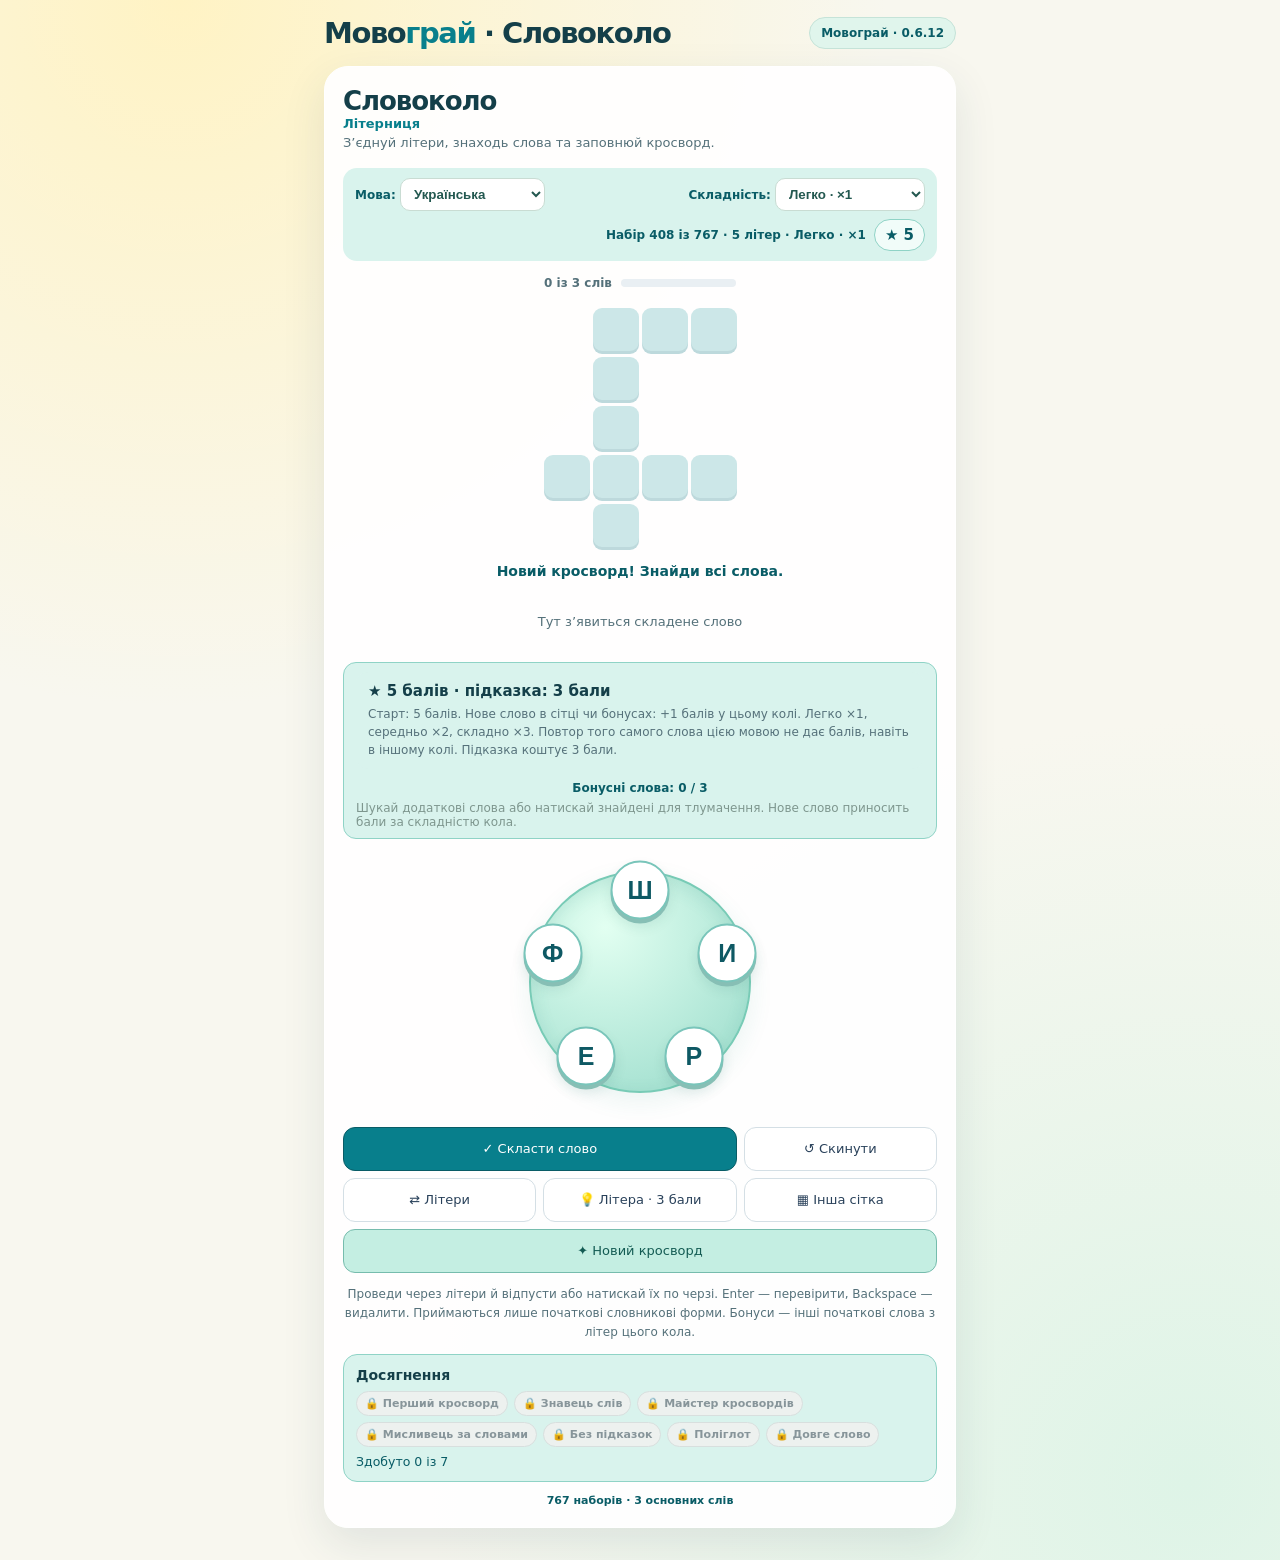
<file: slovokolo.html>
<!DOCTYPE html><html lang="uk"><head><meta charset="utf-8"><meta name="viewport" content="width=device-width,initial-scale=1"><title>Мовограй · Словоколо</title><link rel="stylesheet" href="word-circle/style.css"></head><body>
<main>
<header><div class="brand">Мово<span>грай</span> · Словоколо</div><div class="pill">Мовограй · 0.6.12</div></header>
<section class="card" aria-label="Гра Словоколо">
<h1 data-i18n="game">Словоколо</h1><div class="mode-alias" id="alias">Літерниця</div>
<p class="subtitle" data-i18n="subtitle"></p>
<div class="settings"><label for="language"><span data-i18n="language">Мова</span>: <select id="language"><option value="uk">Українська</option><option value="ru">Русский</option><option value="en">English</option></select></label><label for="difficulty"><span data-i18n="difficulty">Складність</span>: <select id="difficulty"><option data-i18n-option="any" value="all">Будь-яка</option><option data-i18n-option="easy" value="easy">4–5 літер</option><option data-i18n-option="medium" value="medium">6 літер</option><option data-i18n-option="hard" value="hard">7 літер</option></select></label><span id="pack" class="pack">Завантаження…</span></div>
<div class="meta"><span id="progressLabel">0 із 0 слів</span><div class="bar"><div id="progressBar"></div></div></div>
<div class="grid-wrap" id="gridWrap"><div class="crossword" id="crossword" aria-label="Кросвордна сітка"></div></div>
<div id="message" class="message" role="status" aria-live="polite">Проведи по літерах або натискай на них</div>
<div id="current" class="current" aria-label="Набрані літери — натисни на літеру, щоб прибрати"></div>
<div class="bonus-area"><div id="bonusLabel" class="bonus-label">Бонусні слова: 0</div><div id="bonusList" class="bonus-list"><span class="bonus-empty">Знайди інші правильні слова</span></div></div>
<div class="wheel" id="wheel" aria-label="Коло літер. Проведи пальцем чи вибирай натисканнями"><div class="wheel-bg"></div><svg id="lines" viewBox="0 0 300 300" preserveAspectRatio="none" aria-hidden="true"></svg></div>
<div class="controls"><button type="button" class="control primary" id="submit" data-i18n="submit">✓ Скласти слово</button><button type="button" class="control" id="clear" data-i18n="clear">↺ Скинути</button><button type="button" class="control" id="shuffle" data-i18n="shuffle">⇄ Літери</button><button type="button" class="control" id="hint" data-i18n="hint">💡 Підказка</button><button type="button" class="control" id="newLayout" data-i18n="layout">▦ Інша сітка</button><button type="button" class="control new" id="newPuzzle" data-i18n="new">✦ Новий кросворд</button></div>
<p class="note" data-i18n="help"></p>
<div class="awards"><h2 id="achTitle">Досягнення</h2><div class="award-list" id="achievementList"></div><small id="achCount"></small></div><div id="stats" class="stats"></div>
</section>
</main>
<script src="word-circle/levels.js"></script><script src="word-circle/achievements.js"></script><script src="word-circle/difficulty.js"></script>
<script src="word-circle/definition-data.js"></script>
<script src="word-circle/definitions.js"></script>
<script src="word-circle/game.js"></script></body></html>
</file>
